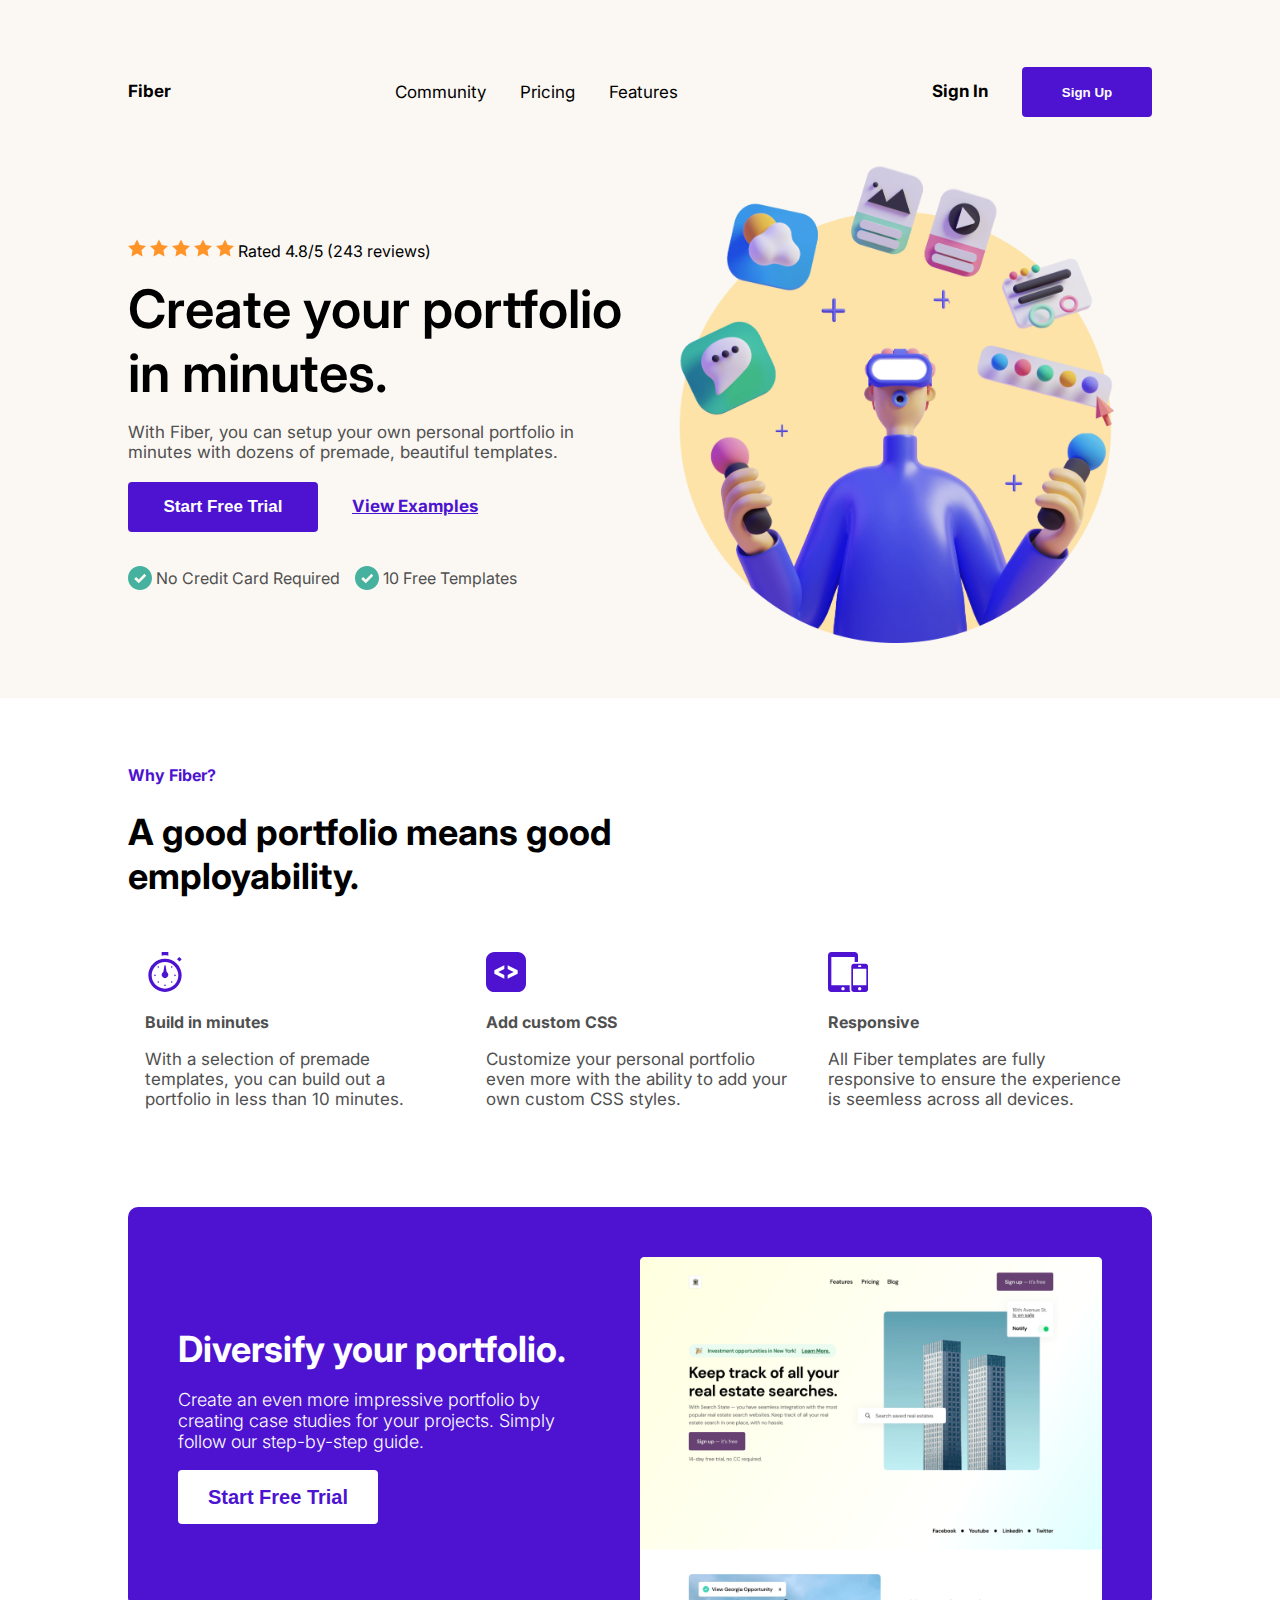
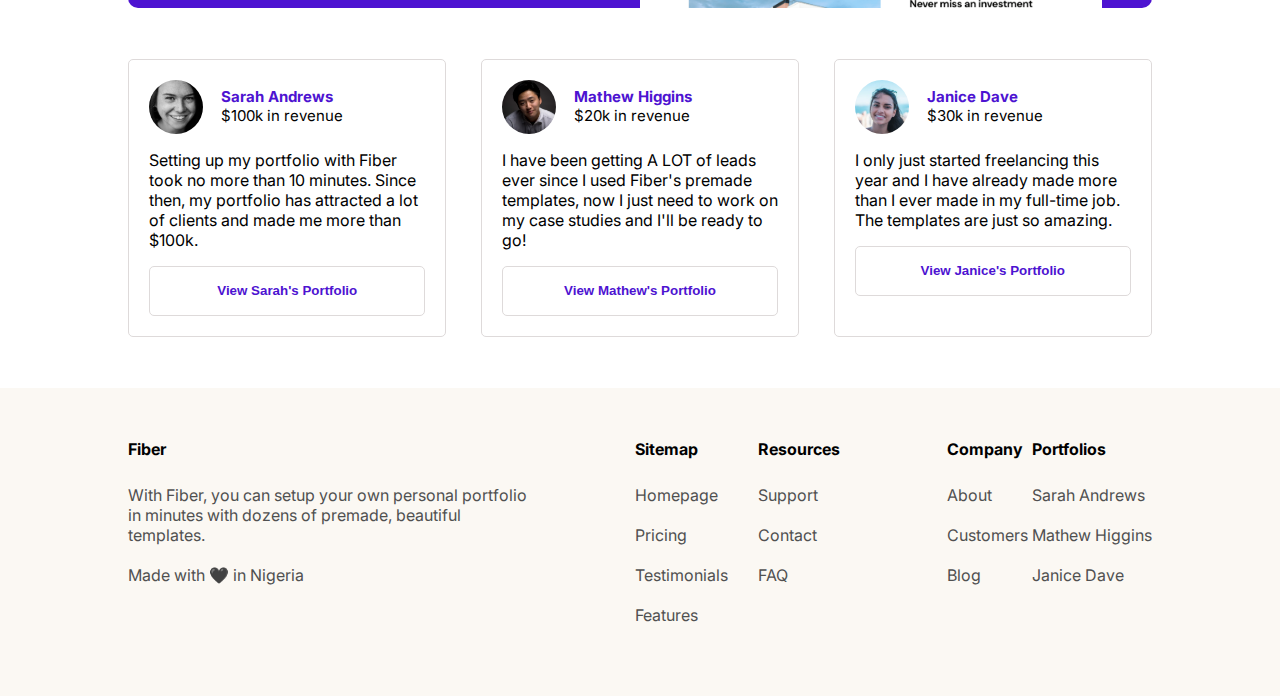
<file: index.html>
<!DOCTYPE html>
<html lang="en" dir="ltr">
  <head>
    <meta charset="utf-8">
    <meta name="viewport" content="width=device-width, initial-scale=1.0">
    <title>Fiber Landing Page</title>
    <link rel="stylesheet" href="index.css">
  </head>
  <body>
    <header>
      <div class="nav-bar">
        <a href="index.html" class="main-link">Fiber</a>
        <img src="Assets/Hamburger Menu.svg" class="menu-btn" id='menuBtn'>
        <nav id="navLinks">
          <ul class="main-links">
            <li><a href="#">Community</a></li>
            <li><a href="#">Pricing</a></li>
            <li><a href="#">Features</a></li>
          </ul>
          <ul>
            <li><a href="#" class="sign-in-link">Sign In</a></li>
            <button type="button" class="sign-up-button" onclick="location.href='sign-up.html'">Sign Up</button>
          </ul>
        </nav>
      </div>
      <div class="hero-section">
        <div class="hero-text">
          <div class="rated">
            <img src="Assets/star.svg">
            <img src="Assets/star.svg">
            <img src="Assets/star.svg">
            <img src="Assets/star.svg">
            <img src="Assets/star.svg">
            <p>Rated 4.8/5 (243 reviews)</p>
          </div>
          <div class="main-text">
            <h1>Create your portfolio in minutes.</h1>
            <p>With Fiber, you can setup your own personal portfolio in minutes with dozens of premade, beautiful templates.</p>
          </div>
          <div class="hero-links">
            <button type="button">Start Free Trial</button>
            <a href="#">View Examples</a>
          </div>
          <div class="hero-info-section">
            <div class="info-message">
              <img src="Assets/Checkmark.svg">
              <p>No Credit Card Required</p>
            </div>
            <div class="info-message">
              <img src="Assets/Checkmark.svg">
              <p>10 Free Templates</p>
            </div>
          </div>
        </div>
        <div class="hero-image">
          <img src="Assets/hero-Illustration.png">
        </div>
      </div>
    </header>
    <section class="body-section">
      <div class="why-fiber-section">
        <p>Why Fiber?</p>
        <h1>A good portfolio means good employability.</h1>
      </div>
      <div class="features-section">
        <div class="feature">
          <img src="Assets/time.svg">
          <p class="feature-header">Build in minutes</p>
          <p class="features-description">
            With a selection of premade templates, you can build out a portfolio in less than 10 minutes.
          </p>
        </div>
        <div class="feature">
          <img src="Assets/code.svg">
          <p class="feature-header">Add custom CSS</p>
          <p class="features-description">
            Customize your personal portfolio even more with the ability to add your own custom CSS styles.
          </p>
        </div>
        <div class="feature">
          <img src="Assets/allSizes.svg">
          <p class="feature-header">Responsive</p>
          <p class="features-description">
            All Fiber templates are fully responsive to ensure the experience is seemless across all devices.
          </p>
        </div>
      </div>
    </section>
    <section class="free-trial-section">
      <div class="free-trial">
        <div class="free-trial-text">
          <h1>Diversify your portfolio.</h1>
          <p>
            Create an even more impressive portfolio by creating case studies for your projects. Simply follow our
            step-by-step guide.
          </p>
          <button type="button">Start Free Trial</button>
        </div>
        <div class="free-trial-image">
          <img src="Assets/Page Image.png">
        </div>
      </div>
    </section>
    <section class="testimonial-section">
      <div class="testimonial">
        <div class="testimonial-header">
          <img src="Assets/User Avatar.svg">
          <div class="testimonial-user-detail">
            <p class="testimonial-users-name">Sarah Andrews</p>
            <p>$100k in revenue</p>
          </div>
        </div>
        <p class="testimonial-body">
          Setting up my portfolio with Fiber took no more than 10 minutes. Since then, my portfolio has attracted a lot of
          clients and made me more than $100k.
        </p>
        <button type="button">View Sarah's Portfolio</button>
      </div>
      <div class="testimonial">
        <div class="testimonial-header">
          <img src="Assets/User Avatar 2.svg">
          <div class="testimonial-user-detail">
            <p class="testimonial-users-name">Mathew Higgins</p>
            <p>$20k in revenue</p>
          </div>
        </div>
        <p class="testimonial-body">
          I have been getting A LOT of leads ever since I used Fiber's premade templates, now I just need to work on my
          case studies and I'll be ready to go!
        </p>
        <button type="button">View Mathew's Portfolio</button>
      </div>
      <div class="testimonial">
        <div class="testimonial-header">
          <img src="Assets/User Avatar 32.svg">
          <div class="testimonial-user-detail">
            <p class="testimonial-users-name">Janice Dave</p>
            <p>$30k in revenue</p>
          </div>
        </div>
        <p class="testimonial-body">
          I only just started freelancing this year and I have already made more than I ever made in my full-time job. The
          templates are just so amazing.
        </p>
        <button type="button">View Janice's Portfolio</button>
      </div>
    </section>
    <footer>
      <div class="description footer-links">
        <a href="#" class="footer-header">Fiber</a>
        <p>
          With Fiber, you can setup your own personal portfolio in minutes with dozens of premade, beautiful templates.
        </p>
        <p>Made with 🖤 in Nigeria</p>
      </div>

      <div class="section-one">
        <div class="sitemap footer-links">
          <a href="#" class="footer-header">Sitemap</a>
          <a href="#">Homepage</a>
          <a href="#">Pricing</a>
          <a href="#">Testimonials</a>
          <a href="#">Features</a>
        </div>
        <div class="resources footer-links">
          <a href="#" class="footer-header">Resources</a>
          <a href="#">Support</a>
          <a href="#">Contact</a>
          <a href="#">FAQ</a>
        </div>
      </div>
      <div class="section-one">
        <div class="company footer-links">
          <a href="#" class="footer-header">Company</a>
          <a href="#">About</a>
          <a href="#">Customers</a>
          <a href="#">Blog</a>
        </div>
        <div class="portfolios footer-links">
          <a href="#" class="footer-header">Portfolios</a>
          <a href="#">Sarah Andrews</a>
          <a href="#">Mathew Higgins</a>
          <a href="#">Janice Dave</a>
        </div>
      </div>
    </footer>
    <script type="text/javascript">
      var menuBtn = document.getElementById("menuBtn");
      var navLinks = document.getElementById("navLinks");

      navLinks.style.right = "-250px";

      menuBtn.onclick = function() {
        if (navLinks.style.right == "-250px") {
          navLinks.style.right = "0";
        } else {
          navLinks.style.right = "-250px";
        }
      }
    </script>
  </body>

</html>
</file>
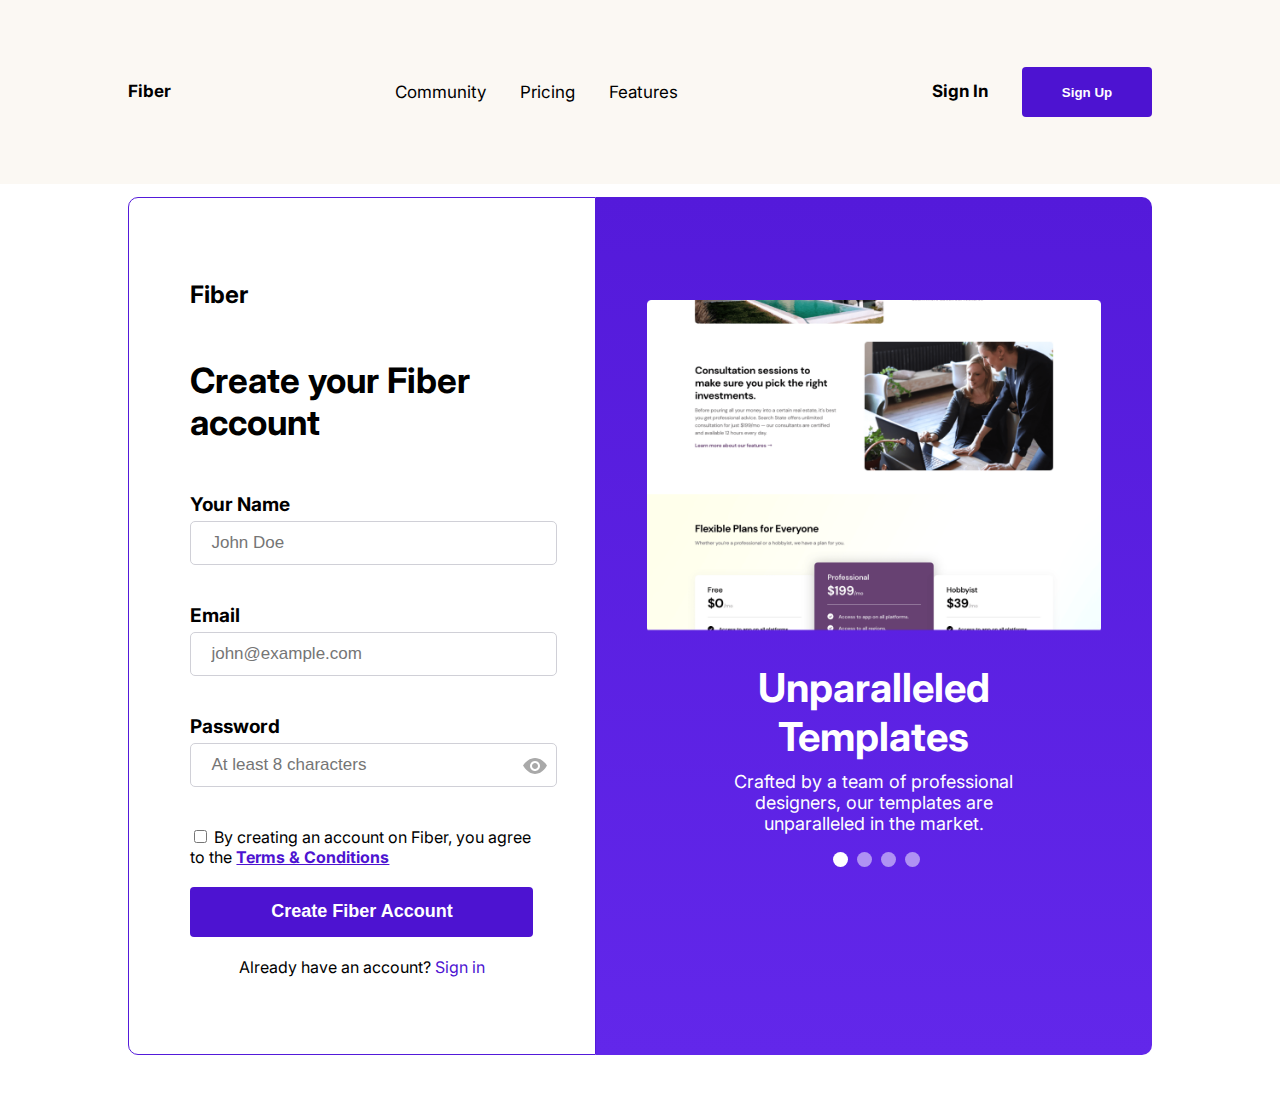
<file: sign-up.html>
<!DOCTYPE html>
<html lang="en" dir="ltr">
  <head>
    <meta charset="utf-8">
    <meta name="viewport" content="width=device-width, initial-scale=1.0">
    <title>Fiber Sign Up Page</title>
    <link rel="stylesheet" href="sign-up.css">
  </head>
  <body>
    <header>
      <div class="nav-bar">
        <a href="index.html" class="main-link">Fiber</a>
        <img src="Assets/Hamburger Menu.svg" class="menu-btn" id='menuBtn'>
        <nav id="navLinks">
          <ul class="main-links">
            <li><a href="#">Community</a></li>
            <li><a href="#">Pricing</a></li>
            <li><a href="#">Features</a></li>
          </ul>
          <ul>
            <li><a href="#" class="sign-in-link">Sign In</a></li>
            <button type="button" class="sign-up-button" onclick="location.href='sign-up.html'">Sign Up</button>
          </ul>
        </nav>
      </div>
    </header>
    <section>
      <div class="sign-up-section">
        <h2>Fiber</h2>
        <h1>Create your Fiber account</h1>
        <form action="index.html">
          <p>Your Name</p>
          <input type="text" class="typed-input" placeholder="John Doe">
          <p>Email</p>
          <input class="typed-input" type="email" placeholder="john@example.com">
          <p>Password</p>
          <img src="Assets/hide password.svg">
          <input class="typed-input" type="password" placeholder="At least 8 characters">
        </form>
        <input type="checkbox">
        <p class="terms-and-conditions">
          By creating an account on Fiber, you agree to the <a href="#">Terms & Conditions</a>
        </p>
        <button type="button">Create Fiber Account</button>
        <p class="already-have-an-account">Already have an account? <a href="#">Sign in</a> </p>
      </div>
      <div class="sign-up-image-section">
        <div class="sign-up-image">
          <img src="Assets/Sign Up Image.png">
        </div>
        <div class="sign-up-image-text">
          <h1>Unparalleled Templates</h1>
          <p>Crafted by a team of professional designers, our templates are unparalleled in the market.</p>
          <div class="circle"></div>
          <div class="circle"></div>
          <div class="circle"></div>
          <div class="circle"></div>
        </div>


      </div>
    </section>
    <script type="text/javascript">
      var menuBtn = document.getElementById("menuBtn");
      var navLinks = document.getElementById("navLinks");

      navLinks.style.right = "-250px";

      menuBtn.onclick = function() {
        if (navLinks.style.right == "-250px") {
          navLinks.style.right = "0";
        } else {
          navLinks.style.right = "-250px";
        }
      }
    </script>
  </body>
</html>
</file>
<file: index.css>
@import url('https://fonts.googleapis.com/css2?family=Inter:wght@200;300;400;600;800&display=swap');

body {
  padding: 0;
  margin: 0;
}
h1, h2, p, a {
  font-family: 'Inter', sans-serif;
}
header, .nav-bar, nav {
  display: flex;
}
header {
  flex-direction: column;
  padding: 4% 10%;
  background-color: rgb(251, 248, 243);
}
header a {
  display: inline-block;
  font-size: 17px;
}
a {
  text-decoration: none;
  transition: .5s;
  color: #000;
}
a:hover {
  opacity: .5;
  transition: .5s;
}
.nav-bar .main-link {
  margin-top: 30px;
  font-weight: bold;
  color: #000;
}
nav {
  justify-content: space-between;
  flex: 1;
}
.menu-btn {
  display: none;
}
nav ul li {
  display: inline-block;
  margin-right: 30px;
}
button {
  width: 130px;
  height: 50px;
  border-radius: 4px;
  font-weight: bold;
  background-color: rgb(77, 19, 209);
  color: #fff;
  border: 0;
  transition: .5s;
  cursor: pointer;
}
button:hover {
  background-color: transparent;
  color: rgb(77, 19, 209) !important;
  border-radius: 50px;
  border: 1px solid rgb(77, 19, 209);
  transition: .5s;
}
.sign-in-link {
  font-weight: bold;
}
.main-links {
  margin: auto;
}
.hero-section {
  display: flex;
}
.rated p {
  display: inline-block;
  color: #000;
}
.hero-text {
  width: 50%;
  margin-top: 9%;
}
.main-text h1 {
  font-size: 53px;
  font-weight: 600;
  margin: 0 0;
}
.main-text p {
  font-size: 17px;
}
p {
  color: rgb(80, 80, 80);
}
.hero-info-section {
  display: flex;
}
.info-message {
  margin-right: 15px;
}
.info-message img{
  margin-bottom: -6px;
}
.hero-info-section p {
  display: inline-block;
}
.hero-image {
  width: 50%;
}
.hero-image img {
  width: 100%;
}
.hero-links {
  margin: 20px 0;
}
.hero-links button {
  width: 190px;
  font-size: 17px;
}
.hero-links a {
  font-weight: bold;
  color: rgb(77, 19, 209);
  text-decoration: underline;
  margin-left: 30px;
}

/* Body section */

.body-section {
  padding: 4% 10%;
}
.why-fiber-section {
  width: 50%;
}
.why-fiber-section p {
  color: rgb(77, 19, 209);
  font-weight: bold;
}
.why-fiber-section h1 {
  font-size: 36px;
}
.features-section {
  display: flex;
}
.feature {
  width: 30%;
  margin: 30px auto;
}
.feature-header {
  font-weight: bold;
}
.features-description {
  font-size: 17px;
}

/* Free Trial Section */

.free-trial-section {
  margin: 0 10%;
}
.free-trial {
  padding: 50px 50px 0;
  background-color: rgb(77, 19, 209);
  border-radius: 10px;
  display: flex;
}
.free-trial-text {
  width: 50%;
  padding-top: 5%;
}
.free-trial-text h1, .free-trial-text p {
  color: #fff;
}
.free-trial-text h1 {
  font-size: 36px;
  margin-bottom: 0;
}
.free-trial-text p {
  font-size: 18px;
  font-weight: 300;
  width: 85%;
}
.free-trial-text button {
  color: rgb(77, 19, 209);
  background-color: #fff;
  font-size: 20px;
  width: 200px;
  height: 54px;
}
.free-trial-text button:hover {
  border: 1px solid #fff;
  color: #fff !important;
  background-color: transparent;
}
.free-trial-image {
  width: 50%;
}
.free-trial-image img {
  width: 100%;
  height: 100%;
}

/* Testimonial Section */

.testimonial-section {
  display: flex;
  justify-content: space-between;
  padding: 4% 10%;
}
.testimonial {
  padding: 20px;
  border-radius: 5px;
  border: 1px solid #dedada;
  width: 27%;
}
.testimonial p {
  color: #000;
}
.testimonial button {
  width: 100%;
  color: rgb(77, 19, 209);
  background-color: transparent;
  border-radius: 5px;
  border: 1px solid #dedada;
}
.testimonial button:hover {
  background-color: rgb(77, 19, 209);
  color: #fff !important;
  border-radius: 50px;
}
.testimonial-header {
  display: flex;
}
.testimonial-user-detail {
  margin: 7px 0 0 18px
}
.testimonial-user-detail p {
  margin: 0;
  font-size: 15px;
}
.testimonial-users-name {
  font-weight: bold;
  color: rgb(77, 19, 209) !important;
}

/* Footer Section */


footer {
  background-color: rgb(251, 248, 243);
  padding: 4% 10%;
  display: flex;
  justify-content: space-between;
}
footer p, footer a {
  margin-bottom: 20px;
  color: rgb(80, 80, 80);
}
footer p {
  margin-top: 0;
}
.footer-links {
  display: flex;
  flex-direction: column;
}
.description {
  width: 400px;
}
.footer-header {
  font-weight: bold;
  opacity: 1;
  margin-bottom: 26px;
  color: #000;
}
.section-one {
  display: flex;
  justify-content: space-between;
  width: 20%;
}
.section-one a:hover {
  opacity: 1;
  transition: .5s;
}
 .footer-header:hover {
   opacity: .5 !important;
 }

@media only screen and (min-width: 670px) and (max-width: 1050px) {
  header {
    padding: 3% 5%;
  }
  .hero-section {
    flex-direction: column-reverse;
  }
  .hero-text, .hero-image {
    width: 100%;
  }

  /* Body Section */

  .body-section {
    padding: 3% 5%;
  }
  .why-fiber-section {
    width: 70%;
  }
  .why-fiber-section p {
    color: rgb(77, 19, 209);
    font-weight: bold;
  }
  .why-fiber-section h1 {
    font-size: 36px;
  }

  /* Free Trial Section */

  .free-trial-section {
    margin: 0 5%;
  }
  .free-trial {
    padding: 30px 30px 0;
    background-color: rgb(77, 19, 209);
    border-radius: 10px;
    display: flex;
    flex-direction: column-reverse;
    align-items: center;
  }
  .free-trial-text {
    width: 70%;
    padding-top: 5%;
    text-align: center;
    margin-bottom: 70px;
  }
  .free-trial-text p {
    font-size: 18px;
    font-weight: 300;
    width: 85%;
  }
  .free-trial-text button {
    color: rgb(77, 19, 209);
    background-color: #fff;
    font-size: 20px;
    width: 70%;
    height: 54px;
  }
  .free-trial-image {
    width: 100%;
  }

  /* Testimonial Section */


  .testimonial-section {
    display: flex;
    flex-direction: column;
    justify-content: space-between;
    padding: 3% 5%;
  }
  .testimonial {
    padding: 20px;
    border-radius: 5px;
    border: 1px solid #dedada;
    width: 100%;
  }
  .testimonial-header {
    display: flex;
    margin: 0 auto;
  }

  /* Footer section */

  footer {
    flex-direction: column;
    align-items: center;
    padding: 3% 5%;
  }
  .description a {
    margin: auto;
    margin-bottom: 20px;
  }
  .section-one {
    display: flex;
    justify-content: space-between;
    width: 500px;
    margin-top: 30px;
  }

}

/* Mobile Section */

@media only screen and (min-width: 350px) and (max-width: 669px) {
  header {
    padding: 2% 5%;
  }
  .hero-section {
    flex-direction: column-reverse;
  }
  .hero-text, .hero-image {
    width: 100%;
  }
  .hero-text h1 {
    font-size: 35px;
  }
  .hero-links {
    display: flex;
    flex-direction: column;
    align-items: center;
  }
  .hero-links button {
    margin-bottom: 20px;
    width: 100%;
  }
  .hero-links a {
    margin-left: 0;
  }
  .hero-info-section {
    flex-direction: column;
  }

  /* Navbar section */

  #navLinks {
    position: fixed;
    display: flex;
    flex-direction: column;
    top: 0;
    z-index: 2;
    width: 220px;
    height: 100vh;
    background: rgb(240, 238, 235);;
    transition: 0.7s;
    padding-top: 150px;
  }
  #navLinks ul {
    margin-bottom: 0;
    margin-top: 0;
  }
  #navLinks li {
    margin-top: 30px;
  }
  nav button {
    margin-top: 30px;
  }
  nav {
    justify-content: normal;
  }
  .nav-bar {
    justify-content: space-between;
  }
  .nav-bar img {
    margin-top: auto;
    display: block;
    height: 20px;
    z-index: 3;
    right: 5%;
    top: 16%;
  }

  /* Body Section */

  .body-section {
    padding: 3% 5%;
  }
  .why-fiber-section {
    width: 100%;
    text-align: center;
  }
  .why-fiber-section p {
    color: rgb(77, 19, 209);
    font-size: 18px;
    font-weight: bold;
  }
  .why-fiber-section h1 {
    font-size: 33px;
  }
  .features-section {
    flex-direction: column;
  }
  .feature {
    width: 100%;
    text-align: center;
  }

  /* Free Trial Section */

  .free-trial-section {
    margin: 0 3%;
  }
  .free-trial {
    padding: 30px 30px 0;
    background-color: rgb(77, 19, 209);
    border-radius: 10px;
    display: flex;
    flex-direction: column;
  }
  .free-trial-text {
    width: 100%;
    padding-top: 5%;
    margin-bottom: 70px;
  }
  .free-trial-text p {
    font-size: 18px;
    font-weight: 300;
    width: 100%;
  }
  .free-trial-text button {
    color: rgb(77, 19, 209);
    background-color: #fff;
    font-size: 20px;
    width: 100%;
    height: 54px;
  }
  .free-trial-image {
    width: 100%;
  }

  /* Testimonial Section */


  .testimonial-section {
    margin-top: 10%;
    display: flex;
    flex-direction: column;
    justify-content: space-between;
    padding: 2% 4%;
  }
  .testimonial {
    padding: 20px;
    border-radius: 5px;
    border: 1px solid #dedada;
    width: 90%;
    margin-bottom: 40px;
  }
  .testimonial-header {
    display: flex;
    margin: 0 auto;
  }

  /* Footer section */

  footer {
    flex-direction: column;
    align-items: center;
    padding: 2% 4%;
  }
  .description {
    text-align: center;
  }
  .description a {
    margin: auto;
    margin-bottom: 20px;
  }
  .footer-links {
    text-align: center;
  }
  .section-one {
    display: flex;
    justify-content: space-between;
    flex-direction: column;
    width: 100%;
    margin-top: 30px;
    margin-right: auto;
  }

}
</file>
<file: sign-up.css>
@import url('https://fonts.googleapis.com/css2?family=Inter:wght@200;300;400;600;800&display=swap');

body {
  padding: 0;
  margin: 0;
}
h1, h2, h3, p, a {
  font-family: 'Inter', sans-serif;
}
header, .nav-bar, nav {
  display: flex;
}
header {
  flex-direction: column;
  padding: 4% 10%;
  background-color: rgb(251, 248, 243);
}
header a {
  display: inline-block;
  font-size: 17px;
}
a {
  text-decoration: none;
  transition: .5s;
  color: #000;
}
a:hover {
  opacity: .5;
  transition: .5s;
}
.nav-bar .main-link {
  margin-top: 30px;
  font-weight: bold;
  color: #000;
}
nav {
  justify-content: space-between;
  flex: 1;
}
.menu-btn {
  display: none;
}
nav ul li {
  display: inline-block;
  margin-right: 30px;
}
button {
  width: 130px;
  height: 50px;
  border-radius: 4px;
  font-weight: bold;
  background-color: rgb(77, 19, 209);
  color: #fff;
  border: 0;
  transition: .5s;
  cursor: pointer;
}
button:hover {
  background-color: transparent;
  color: rgb(77, 19, 209);
  border-radius: 50px;
  border: 1px solid rgb(77, 19, 209);
  transition: .5s;
  opacity: 1 !important;
}
.sign-in-link {
  font-weight: bold;
}
.main-links {
  margin: auto;
}

/* Body Section */

section {
  display: flex;
  padding: 1% 10% 4% 10%;
}
.sign-up-section {
  width: 50%;
  border: 1px solid rgb(84, 26, 218);
  border-top-left-radius: 10px;
  border-bottom-left-radius: 10px;
  padding: 6%;
  box-sizing: border-box;
}
.sign-up-section h1 {
  font-size: 35px;
  margin: 50px 0;
}
.terms-and-conditions {
  display: inline;
}
.terms-and-conditions a {
  font-weight: bold;
  color: rgb(77, 19, 209);
  text-decoration: underline;
}
form {
  margin-bottom: 20px;
}
form p {
  margin-bottom: 0;
  font-weight: bold;
  font-size: 19px;
}
.sign-up-section button {
  display: block;
  width: 100%;
  margin: 20px 0;
  font-size: 18px;
}
.already-have-an-account {
  text-align: center;
}
.already-have-an-account a {
  color: rgb(77, 19, 209);
}
form img {
  position: absolute;
  margin-top: 16px;
  margin-left: 26%;
}
.typed-input {
  font-size: 17px;
  height: 40px;
  width: 100%;
  padding-left: 20px;
  margin: 5px 0 20px 0;
  border-radius: 5px;
  border: 1px solid rgb(208, 208, 215);
}
.sign-up-image-section {
  width: 50%;
  display: flex;
  flex-direction: column;
  background: linear-gradient(to bottom, rgb(84, 26, 218), rgb(98, 39, 234));
  padding: 5%;
  padding-top: 10%;
  border-top-right-radius: 10px;
  border-bottom-right-radius: 10px;
}
.sign-up-image {
  width: 100%;
}
.sign-up-image img {
  width: 100%;
}
.sign-up-image-text {
  width: 70%;
  text-align: center;
  margin: 0 auto 50px auto;
}
.sign-up-image-text p, .sign-up-image-text h1 {
  color: #fff;
}
.sign-up-image-text h1 {
  font-size: 40px;
  margin-bottom: 10px;
}
.sign-up-image-text p {
  font-size: 18px;
  margin-top: 0;
}
.circle {
  border-radius: 50%;
  width: 15px;
  height: 15px;
  background-color: #fff;
  display: inline-block;
  margin-left: 5px;
}
.circle:nth-last-child(-n+3) {
    opacity: .5;
  }

@media only screen and (min-width: 670px) and (max-width: 1050px) {
  header {
    padding: 2% 5%;
  }
  section {
    flex-direction: column-reverse;
    padding: 1% 5% 2% 5%;
  }
  .sign-up-image-section {
    width: 90%;
    border-radius: 10px;
    border-bottom-left-radius: 0;
    border-bottom-right-radius: 0;
  }
  .sign-up-section {
    width: 100%;
    border-radius: 10px;
    border-top-left-radius: 0;
    border-top-right-radius: 0;
  }
  form img {
    margin-left: 77%;
  }

}

@media only screen and (min-width: 350px) and (max-width: 669px) {
  header {
    padding: 2% 4%;
  }
  #navLinks {
    position: fixed;
    display: flex;
    flex-direction: column;
    top: 0;
    z-index: 2;
    width: 220px;
    height: 100vh;
    background: rgb(240, 238, 235);;
    transition: 0.7s;
    padding-top: 150px;
  }
  #navLinks ul {
    margin-bottom: 0;
    margin-top: 0;
  }
  #navLinks li {
    margin-top: 30px;
  }
  nav button {
    margin-top: 30px;
  }
  nav {
    justify-content: normal;
  }
  .nav-bar {
    justify-content: space-between;
  }
  .nav-bar img {
    margin-top: auto;
    display: block;
    height: 20px;
    z-index: 3;
    right: 5%;
    top: 16%;
  }

  /* Sign Up section */

  section {
    padding: 1% 3% 4% 3%;
    margin-top: 4%;
  }
  .sign-up-section {
    width: 100%;
    border-radius: 10px;
  }
  .sign-up-image-section {
    display: none;
  }
  .typed-input {
    width: 90%;
  }
  form img {
    margin-left: 70%;
  }

}
</file>
